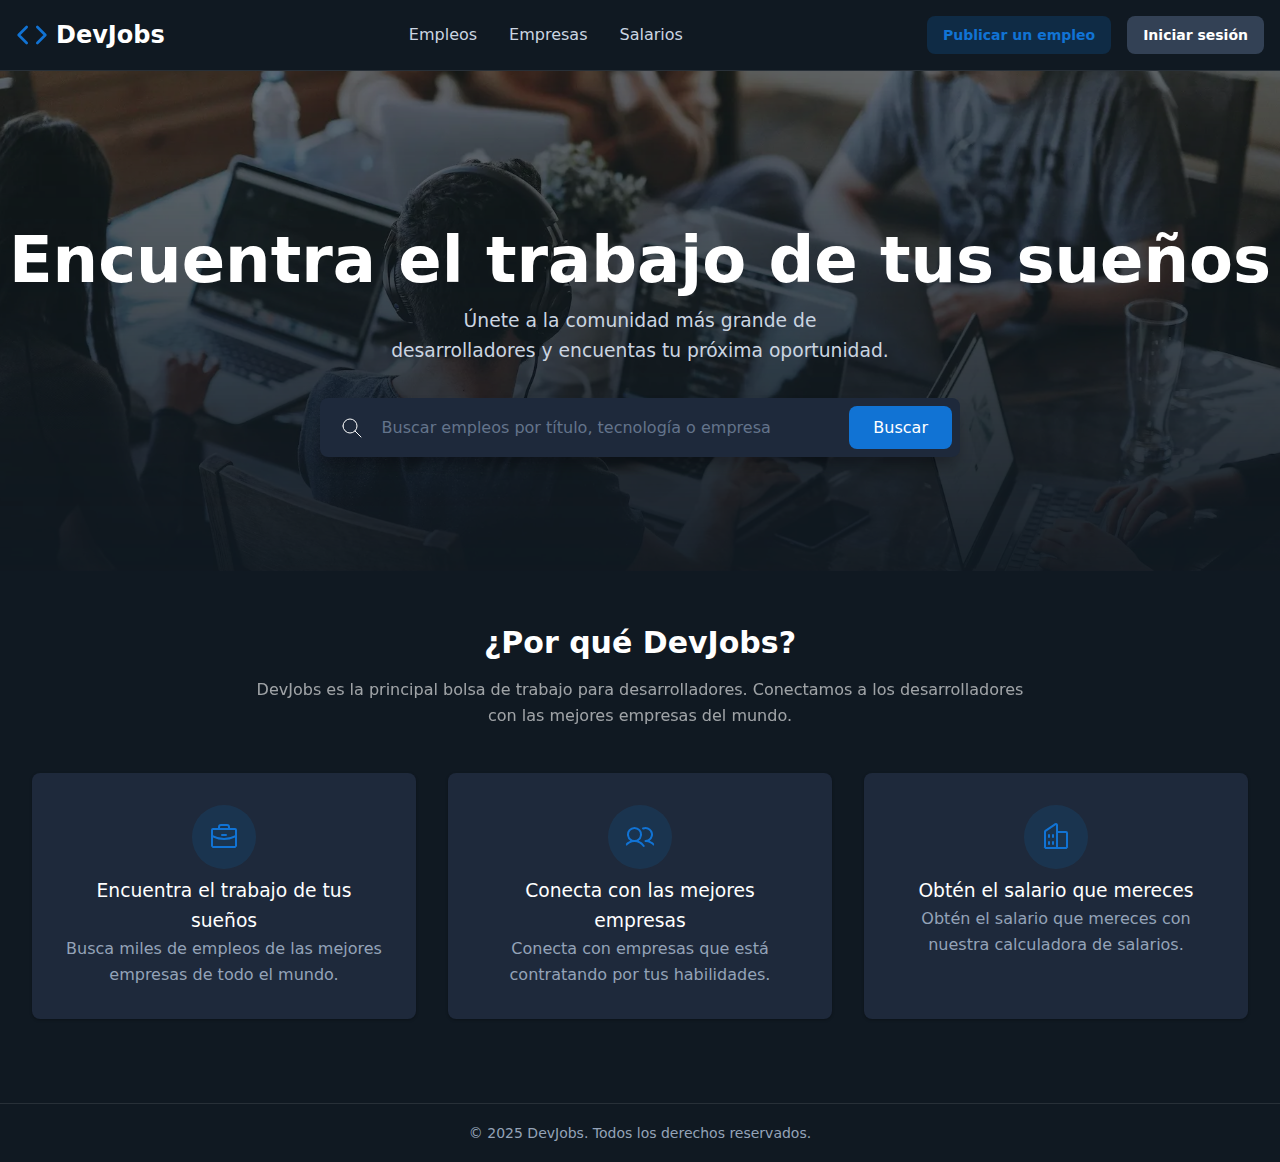
<file: 01-ejercicio-html-css/index.html>
<!DOCTYPE html>
<html lang="es">
<head>
    <meta charset="UTF-8">
    <meta name="viewport" content="width=device-width, initial-scale=1.0">
    <title>DevJobs - Inicio</title>
    <meta name="description" content="Encuentra las mejores ofertas de trabajo para desarrolladores en Devjobs.">
    <link rel="stylesheet" href="styles.css">
</head>

<body>
    <header>
        <h1>
            <svg fill="none" stroke="currentColor" stroke-linecap="round" stroke-linejoin="round" stroke-width="2"
                viewBox="0 0 24 24" xmlns="http://www.w3.org/2000/svg">
                <polyline points="16 18 22 12 16 6"></polyline>
                <polyline points="8 6 2 12 8 18"></polyline>
            </svg>
            DevJobs
        </h1>

        <nav>
            <a href="empleos.html">Empleos</a>
            <a href="#">Empresas</a>
            <a href="#">Salarios</a>
        </nav>

        <div>
            <a class="secondary-button" href="#">Publicar un empleo</a>
            <a class="primary-button" href="#">Iniciar sesión</a>
        </div>
    </header>

    <main>
        <section>
            <img src="./background.webp" width="200">
            <h1>Encuentra el trabajo de tus sueños</h1>
            <p>Únete a la comunidad más grande de desarrolladores y encuentas tu próxima oportunidad.</p>
            <form role="search">
                <div>
                    <svg xmlns="http://www.w3.org/2000/svg" width="24" height="24" viewBox="0 0 24 24" fill="none" 
                        stroke="currentColor" 
                        stroke-width="1" 
                        stroke-linecap="round" 
                        stroke-linejoin="round" 
                        class="icon icon-tabler icons-tabler-outline icon-tabler-search">
                        <path stroke="none" d="M0 0h24v24H0z" fill="none"/>
                        <path d="M10 10m-7 0a7 7 0 1 0 14 0a7 7 0 1 0 -14 0" /><path d="M21 21l-6 -6" />
                    </svg>
                    <input type="text" placeholder="Buscar empleos por título, tecnología o empresa">
                    <button type="submit">Buscar</button>
                </div>
            </form>
        </section>

        <section>
            <header>
                <h2>¿Por qué DevJobs?</h2>
                <p>DevJobs es la principal bolsa de trabajo para desarrolladores. Conectamos a los desarrolladores con las mejores empresas del mundo.</p>
            </header>

            <footer>
                <article>
                    <svg fill="currentColor" height="32" viewBox="0 0 256 256" width="32" xmlns="http://www.w3.org/2000/svg"
                    aria-hidden="true">
                        <path
                            d="M216,56H176V48a24,24,0,0,0-24-24H104A24,24,0,0,0,80,48v8H40A16,16,0,0,0,24,72V200a16,16,0,0,0,16,16H216a16,16,0,0,0,16-16V72A16,16,0,0,0,216,56ZM96,48a8,8,0,0,1,8-8h48a8,8,0,0,1,8,8v8H96ZM216,72v41.61A184,184,0,0,1,128,136a184.07,184.07,0,0,1-88-22.38V72Zm0,128H40V131.64A200.19,200.19,0,0,0,128,152a200.25,200.25,0,0,0,88-20.37V200ZM104,112a8,8,0,0,1,8-8h32a8,8,0,0,1,0,16H112A8,8,0,0,1,104,112Z">
                        </path>
                    </svg>
                    <h3>Encuentra el trabajo de tus sueños</h3>
                    <p>Busca miles de empleos de las mejores empresas de todo el mundo.</p>
                </article>
                
                <article>
                    <svg fill="currentColor" height="32" viewBox="0 0 256 256" width="32" xmlns="http://www.w3.org/2000/svg"
                    aria-hidden="true">
                        <path
                            d="M117.25,157.92a60,60,0,1,0-66.5,0A95.83,95.83,0,0,0,3.53,195.63a8,8,0,1,0,13.4,8.74,80,80,0,0,1,134.14,0,8,8,0,0,0,13.4-8.74A95.83,95.83,0,0,0,117.25,157.92ZM40,108a44,44,0,1,1,44,44A44.05,44.05,0,0,1,40,108Zm210.14,98.7a8,8,0,0,1-11.07-2.33A79.83,79.83,0,0,0,172,168a8,8,0,0,1,0-16,44,44,0,1,0-16.34-84.87,8,8,0,1,1-5.94-14.85,60,60,0,0,1,55.53,105.64,95.83,95.83,0,0,1,47.22,37.71A8,8,0,0,1,250.14,206.7Z">
                        </path>
                    </svg>
                    <h3>Conecta con las mejores empresas</h3>
                    <p>Conecta con empresas que está contratando por tus habilidades.</p>
                </article>

                <article>
                    <svg fill="currentColor" height="32" viewBox="0 0 256 256" width="32" xmlns="http://www.w3.org/2000/svg"
                    aria-hidden="true">
                        <path
                            d="M240,208H224V96a16,16,0,0,0-16-16H144V32a16,16,0,0,0-24.88-13.32L39.12,72A16,16,0,0,0,32,85.34V208H16a8,8,0,0,0,0,16H240a8,8,0,0,0,0-16ZM208,96V208H144V96ZM48,85.34,128,32V208H48ZM112,112v16a8,8,0,0,1-16,0V112a8,8,0,1,1,16,0Zm-32,0v16a8,8,0,0,1-16,0V112a8,8,0,1,1,16,0Zm0,56v16a8,8,0,0,1-16,0V168a8,8,0,0,1,16,0Zm32,0v16a8,8,0,0,1-16,0V168a8,8,0,0,1,16,0Z">
                        </path>
                    </svg>        
                    <h3>Obtén el salario que mereces</h3>
                    <p>Obtén el salario que mereces con nuestra calculadora de salarios.</p>
                </article>
            </footer>
        </section>
    </main>
    
    <footer>
        <small>&copy; 2025 DevJobs. Todos los derechos reservados.</small>
    </footer>
</body>
</html>
</file>
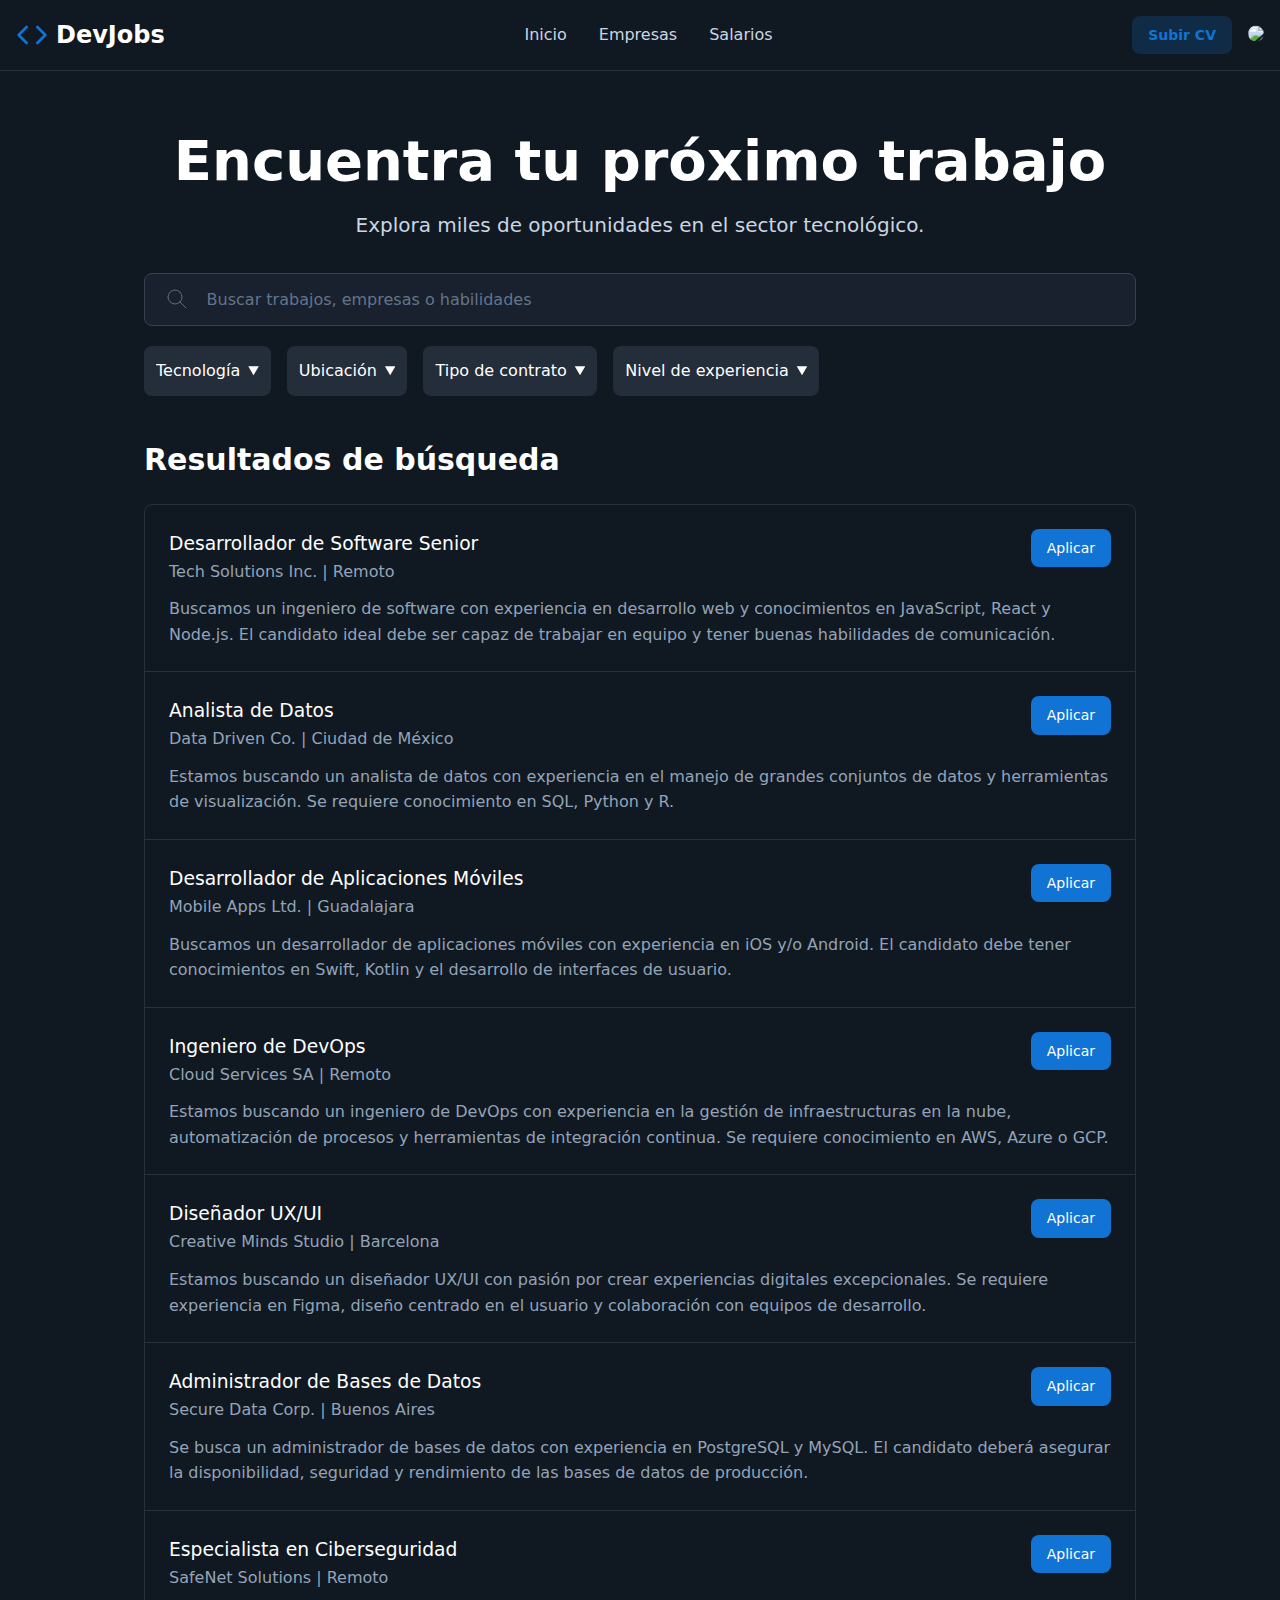
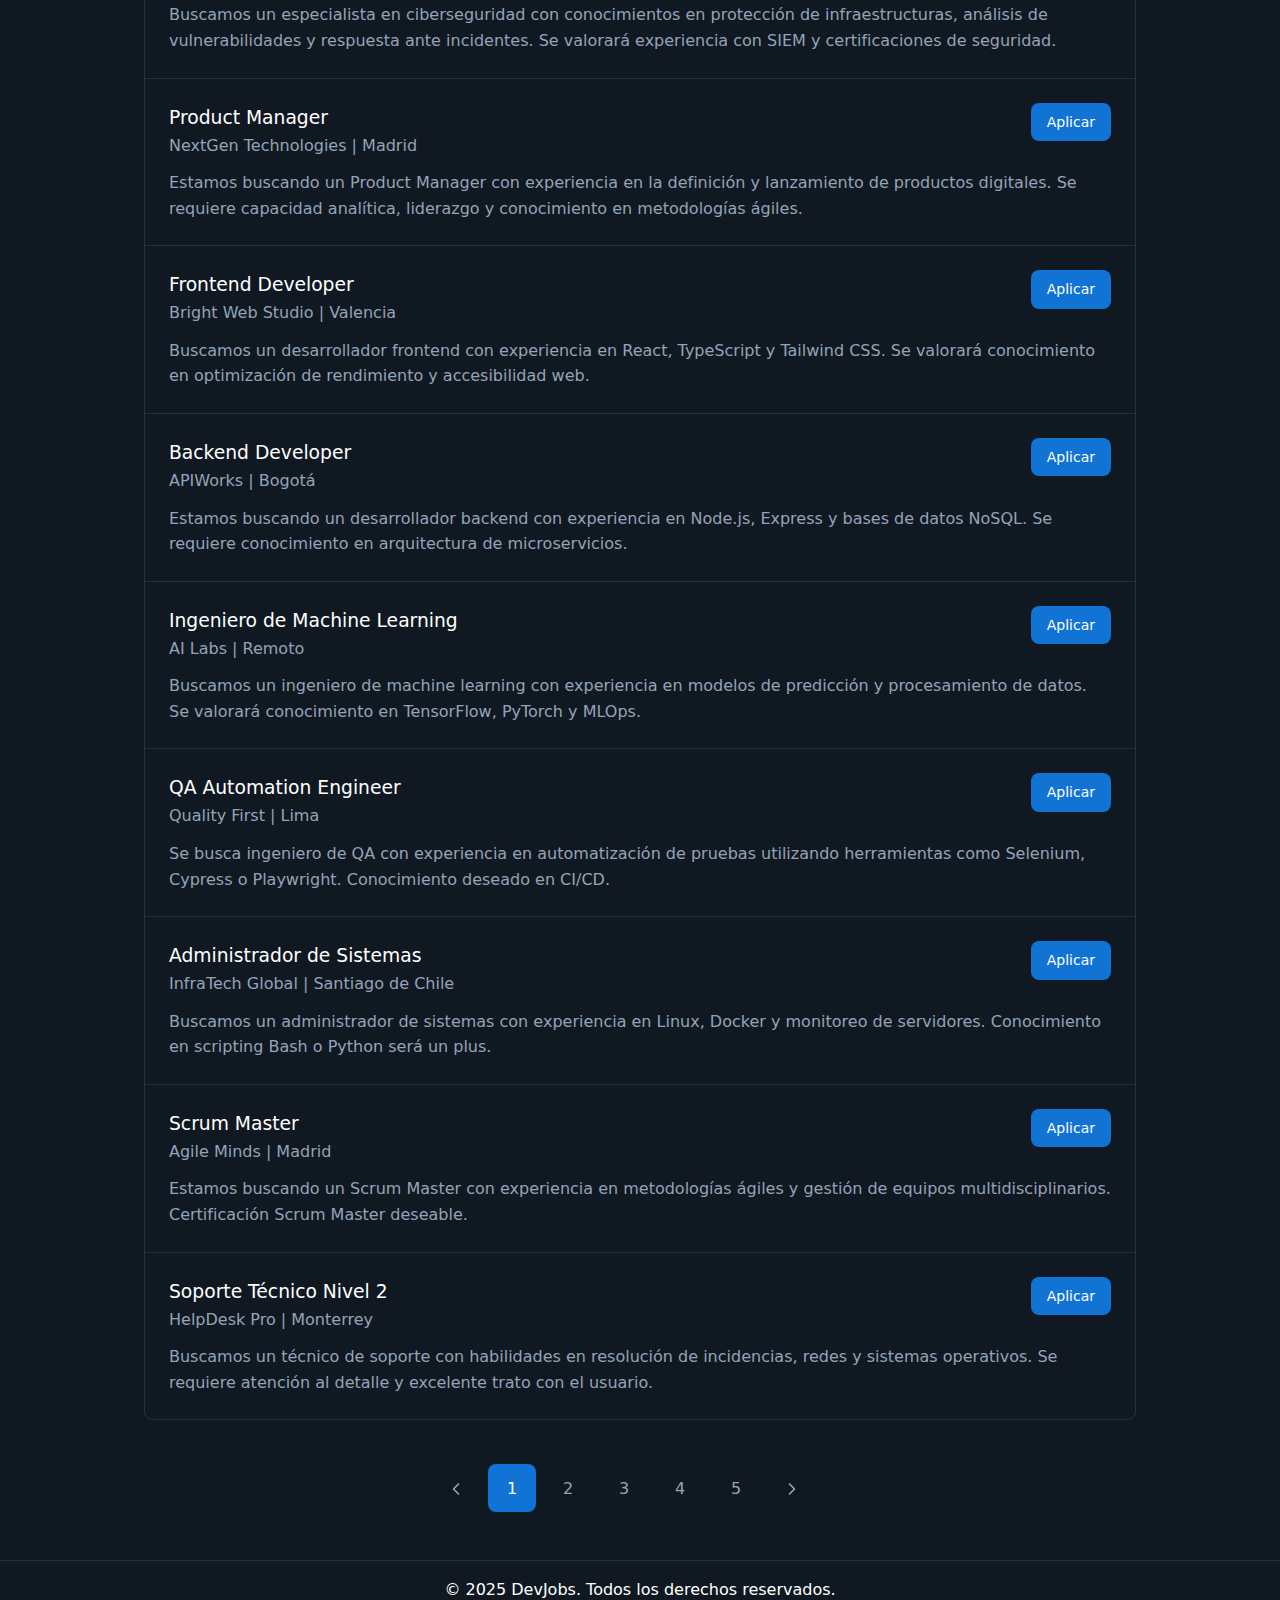
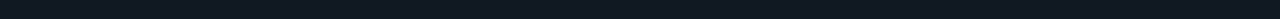
<file: 01-ejercicio-html-css/empleos.html>
<!DOCTYPE html>
<html lang="es">
<head>
    <meta charset="UTF-8">
    <meta name="viewport" content="width=device-width, initial-scale=1.0">
    <title>DevJobs - Empleos</title>
    <meta name="description" content="Explora las últimas ofertas de empleo para desarrolladores en DevJobs.">
    <link rel="stylesheet" href="styles.css">
    <script type="module" src="./main.js"></script>
</head>
<body>
    <header>
        <h1>
            <svg fill="none" stroke="currentColor" stroke-linecap="round" stroke-linejoin="round" stroke-width="2"
                viewBox="0 0 24 24" xmlns="http://www.w3.org/2000/svg">
                <polyline points="16 18 22 12 16 6"></polyline>
                <polyline points="8 6 2 12 8 18"></polyline>
            </svg>
            DevJobs
        </h1>

        <nav>
            <a href="index.html">Inicio</a>
            <a href="#">Empresas</a>
            <a href="#">Salarios</a>
        </nav>

        <div class="user-actions">
            <a class="secondary-button" href="#">Subir CV</a>
            <dev-jobs-avatar service = "x" username="Miguel_Condia"></dev-jobs-avatar>
        </div>
    </header>

    <main>
        <section class="job-search">
            <h1>Encuentra tu próximo trabajo</h1>
            <p>Explora miles de oportunidades en el sector tecnológico.</p>

            <form role="search" class="form-jobs">
                <div>
                    <svg xmlns="http://www.w3.org/2000/svg" width="24" height="24" viewBox="0 0 24 24" fill="none" 
                        stroke="currentColor" 
                        stroke-width="1" 
                        stroke-linecap="round" 
                        stroke-linejoin="round" 
                        class="icon icon-tabler icons-tabler-outline icon-tabler-search">
                        <path stroke="none" d="M0 0h24v24H0z" fill="none"/>
                        <path d="M10 10m-7 0a7 7 0 1 0 14 0a7 7 0 1 0 -14 0" /><path d="M21 21l-6 -6" />
                    </svg>

                    <input type="text" placeholder="Buscar trabajos, empresas o habilidades">
                </div>

                <div class="search-filters">
                    <select name="tecnologia" id="tecnologia">
                        <option value="">Tecnología</option>
                        <option value="javascript">JavaScript</option>
                        <option value="python">Python</option>
                        <option value="java">Java</option>
                        <option value="c">C</option>
                        <option value="node">NodeJS</option>
                        <option value="react">React</option>
                        <option value="go">Go</option>
                        <option value="sql">SQL</option>
                        <option value="swift">Swift</option>
                        <option value="kotlin">Kotlin</option>
                    </select>

                    <select name="ubicacion" id="ubicacion">
                        <option value="">Ubicación</option>
                        <option value="remoto">Remoto</option>
                        <option value="cdmx">Ciudad de México</option>
                        <option value="guadalajara">Guadalajara</option>
                    </select>

                    <select name="contrato" id="contrato">
                        <option value="">Tipo de contrato</option>
                        <option value="fulltime">Tiempo completo</option>
                        <option value="parttime">Medio tiempo</option>
                        <option value="freelance">Freelance</option>
                        <option value="internship">Pasantía</option>
                    </select>

                    <select name="nivel" id="nivel">
                        <option value="">Nivel de experiencia</option>
                        <option value="junior">Junior</option>
                        <option value="mid">Mid-level</option>
                        <option value="senior">Senior</option>
                        <option value="lead">Lead</option>
                    </select>
                </div>
            </form>
        </section>

        <section class="job-results">
            <header>
                <h2>Resultados de búsqueda</h2>
            </header>

            <footer class="job-results-footer">
                <!-- Inserción de trabajos dinámicos -->
            </footer>
        </section>

        <nav>
            <ul>
                <li> <a href="#"><svg xmlns="http://www.w3.org/2000/svg" width="20" height="20" viewBox="0 0 24 24" fill="none" stroke="currentColor" stroke-width="2" stroke-linecap="round" stroke-linejoin="round" class="icon icon-tabler icons-tabler-outline icon-tabler-chevron-left"><path stroke="none" d="M0 0h24v24H0z" fill="none"/><path d="M15 6l-6 6l6 6" /></svg></a></li>
                <li><a class="is-active" href="#">1</a></li>
                <li><a href="#">2</a></li>
                <li><a href="#">3</a></li>
                <li><a href="#">4</a></li>
                <li><a href="#">5</a></li>
                <li><a href="#"><svg xmlns="http://www.w3.org/2000/svg" width="20" height="20" viewBox="0 0 24 24" fill="none" stroke="currentColor" stroke-width="2" stroke-linecap="round" stroke-linejoin="round" class="icon icon-tabler icons-tabler-outline icon-tabler-chevron-right"><path stroke="none" d="M0 0h24v24H0z" fill="none"/><path d="M9 6l6 6l-6 6" /></svg></a></li>
            </ul>
        <nav>
    </main>
    <footer>
        <p>&copy; 2025 DevJobs. Todos los derechos reservados.</p>
    </footer>
</body>
</html>
</file>
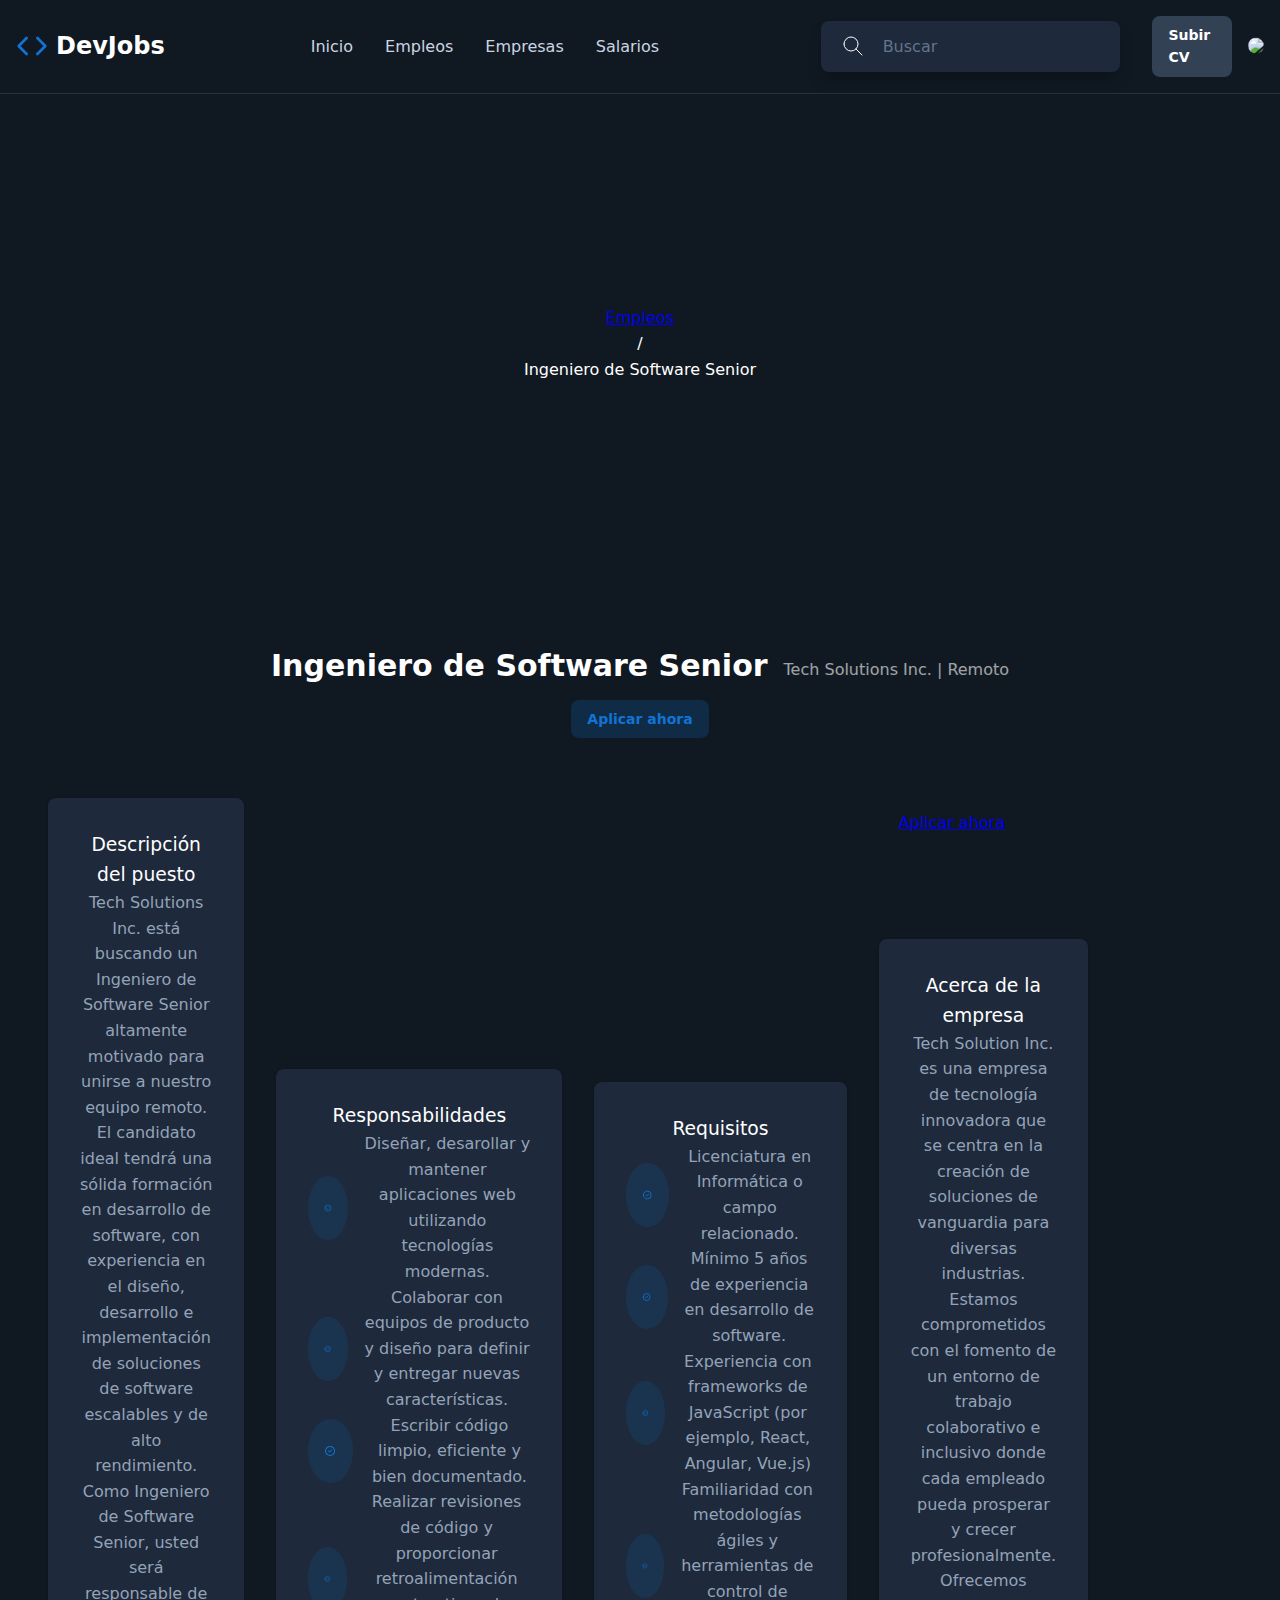
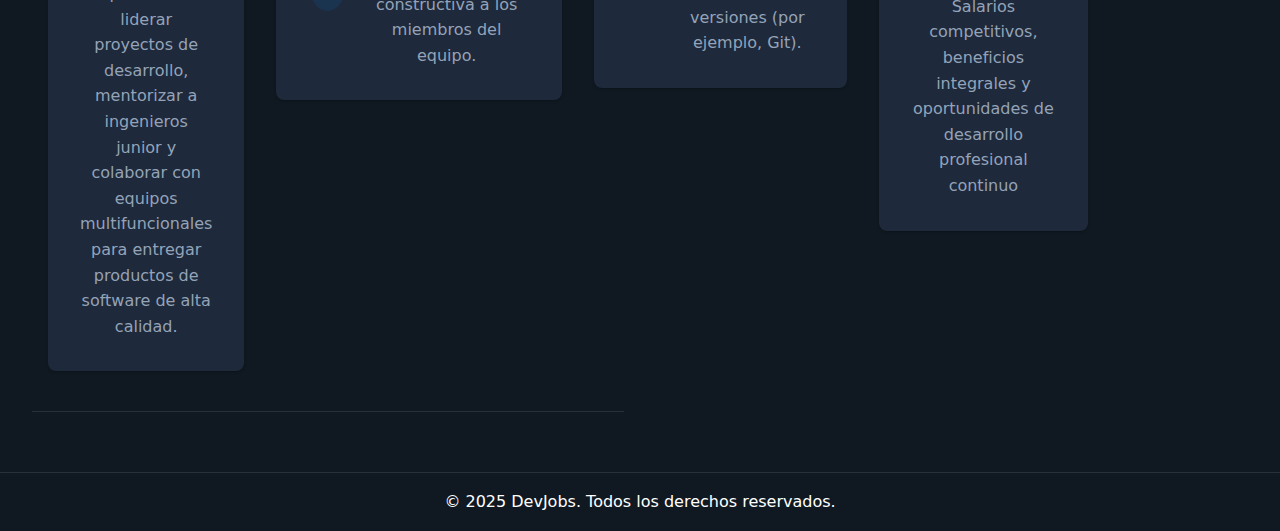
<file: 01-ejercicio-html-css/oferta.html>
<!DOCTYPE html>
<html lang="es">
<head>
    <meta charset="UTF-8">
    <meta name="viewport" content="width=device-width, initial-scale=1.0">
    <title>DevJobs - Oferta</title>
    <link rel="stylesheet" href="styles.css">
    <script type="module" src="./devjobs-avatar-element.js"></script>
</head>
<body>
    <header>
        <h1>
            <svg fill="none" stroke="currentColor" stroke-linecap="round" stroke-linejoin="round" stroke-width="2"
                viewBox="0 0 24 24" xmlns="http://www.w3.org/2000/svg">
                <polyline points="16 18 22 12 16 6"></polyline>
                <polyline points="8 6 2 12 8 18"></polyline>
            </svg>
            DevJobs
        </h1>

        <nav>
            <a href="index.html">Inicio</a>
            <a class="is-active" href="empleos.html">Empleos</a>
            <a href="#">Empresas</a>
            <a href="#">Salarios</a>
        </nav>

        <div class="user-actions">
            <form role="search">
                <div>
                    <svg xmlns="http://www.w3.org/2000/svg" width="24" height="24" viewBox="0 0 24 24" fill="none" 
                            stroke="currentColor" 
                            stroke-width="1" 
                            stroke-linecap="round" 
                            stroke-linejoin="round" 
                            class="icon icon-tabler icons-tabler-outline icon-tabler-search">
                            <path stroke="none" d="M0 0h24v24H0z" fill="none"/>
                            <path d="M10 10m-7 0a7 7 0 1 0 14 0a7 7 0 1 0 -14 0" /><path d="M21 21l-6 -6" />
                    </svg>
                    <input type="text" placeholder="Buscar">
                </div>
            </form>
            <a href="#" class="secondary-button">Subir CV</a>
            <dev-jobs-avatar service = "x" username="Miguel_Condia"></dev-jobs-avatar>
        </div>
    </header>

    <main>
        <section class="nav-offer">
            <a href="empleos.html">Empleos</a>
            <p>/</p>
            <p>Ingeniero de Software Senior</p>
        </section>

        <section class="offer-information">
            <header>
                <div>
                    <h2>Ingeniero de Software Senior</h2>
                    <p>Tech Solutions Inc. | Remoto</p>                    
                </div>

                <div>
                    <a class="apply-button" href="#">Aplicar ahora</a>
                </div>
            </header>

            <footer>
                <header>
                    <article>
                        <h3>Descripción del puesto</h3>
                        <p>Tech Solutions Inc. está buscando un Ingeniero de Software Senior altamente motivado para unirse a nuestro equipo remoto. El candidato ideal tendrá una sólida formación en desarrollo de software, con experiencia en el diseño, desarrollo e implementación de soluciones de software escalables y de alto rendimiento. Como Ingeniero de Software Senior, usted será responsable de liderar proyectos de desarrollo, mentorizar a ingenieros junior y colaborar con equipos multifuncionales para entregar productos de software de alta calidad.</p>
                    </article>

                    <article>
                        <h3>Responsabilidades</h3>
                        <div>
                            <svg xmlns="http://www.w3.org/2000/svg" width="24" height="24" viewBox="0 0 24 24" fill="none" stroke="currentColor" stroke-width="2" stroke-linecap="round" stroke-linejoin="round" class="icon icon-tabler icons-tabler-outline icon-tabler-circle-check"><path stroke="none" d="M0 0h24v24H0z" fill="none"/><path d="M12 12m-9 0a9 9 0 1 0 18 0a9 9 0 1 0 -18 0" /><path d="M9 12l2 2l4 -4" /></svg>
                            <p>Diseñar, desarollar y mantener aplicaciones web utilizando tecnologías modernas.</p>
                        </div>

                        <div>
                            <svg xmlns="http://www.w3.org/2000/svg" width="24" height="24" viewBox="0 0 24 24" fill="none" stroke="currentColor" stroke-width="2" stroke-linecap="round" stroke-linejoin="round" class="icon icon-tabler icons-tabler-outline icon-tabler-circle-check"><path stroke="none" d="M0 0h24v24H0z" fill="none"/><path d="M12 12m-9 0a9 9 0 1 0 18 0a9 9 0 1 0 -18 0" /><path d="M9 12l2 2l4 -4" /></svg>
                            <p>Colaborar con equipos de producto y diseño para definir y entregar nuevas características.</p>
                        </div>

                        <div>
                            <svg xmlns="http://www.w3.org/2000/svg" width="24" height="24" viewBox="0 0 24 24" fill="none" stroke="currentColor" stroke-width="2" stroke-linecap="round" stroke-linejoin="round" class="icon icon-tabler icons-tabler-outline icon-tabler-circle-check"><path stroke="none" d="M0 0h24v24H0z" fill="none"/><path d="M12 12m-9 0a9 9 0 1 0 18 0a9 9 0 1 0 -18 0" /><path d="M9 12l2 2l4 -4" /></svg>
                            <p>Escribir código limpio, eficiente y bien documentado.</p>
                        </div>

                        <div>
                            <svg xmlns="http://www.w3.org/2000/svg" width="24" height="24" viewBox="0 0 24 24" fill="none" stroke="currentColor" stroke-width="2" stroke-linecap="round" stroke-linejoin="round" class="icon icon-tabler icons-tabler-outline icon-tabler-circle-check"><path stroke="none" d="M0 0h24v24H0z" fill="none"/><path d="M12 12m-9 0a9 9 0 1 0 18 0a9 9 0 1 0 -18 0" /><path d="M9 12l2 2l4 -4" /></svg>
                            <p>Realizar revisiones de código y proporcionar retroalimentación constructiva a los miembros del equipo.</p>
                        </div>
                    </article>

                    <article>
                        <h3>Requisitos</h3>
                        <div>
                            <svg xmlns="http://www.w3.org/2000/svg" width="24" height="24" viewBox="0 0 24 24" fill="none" stroke="currentColor" stroke-width="2" stroke-linecap="round" stroke-linejoin="round" class="icon icon-tabler icons-tabler-outline icon-tabler-circle-check"><path stroke="none" d="M0 0h24v24H0z" fill="none"/><path d="M12 12m-9 0a9 9 0 1 0 18 0a9 9 0 1 0 -18 0" /><path d="M9 12l2 2l4 -4" /></svg>
                            <p>Licenciatura en Informática o campo relacionado.</p>
                        </div>

                        <div>
                            <svg xmlns="http://www.w3.org/2000/svg" width="24" height="24" viewBox="0 0 24 24" fill="none" stroke="currentColor" stroke-width="2" stroke-linecap="round" stroke-linejoin="round" class="icon icon-tabler icons-tabler-outline icon-tabler-circle-check"><path stroke="none" d="M0 0h24v24H0z" fill="none"/><path d="M12 12m-9 0a9 9 0 1 0 18 0a9 9 0 1 0 -18 0" /><path d="M9 12l2 2l4 -4" /></svg>
                            <p>Mínimo 5 años de experiencia en desarrollo de software.</p>
                        </div>

                        <div>
                            <svg xmlns="http://www.w3.org/2000/svg" width="24" height="24" viewBox="0 0 24 24" fill="none" stroke="currentColor" stroke-width="2" stroke-linecap="round" stroke-linejoin="round" class="icon icon-tabler icons-tabler-outline icon-tabler-circle-check"><path stroke="none" d="M0 0h24v24H0z" fill="none"/><path d="M12 12m-9 0a9 9 0 1 0 18 0a9 9 0 1 0 -18 0" /><path d="M9 12l2 2l4 -4" /></svg>
                            <p>Experiencia con frameworks de JavaScript (por ejemplo, React, Angular, Vue.js)</p>
                        </div>

                        <div>
                            <svg xmlns="http://www.w3.org/2000/svg" width="24" height="24" viewBox="0 0 24 24" fill="none" stroke="currentColor" stroke-width="2" stroke-linecap="round" stroke-linejoin="round" class="icon icon-tabler icons-tabler-outline icon-tabler-circle-check"><path stroke="none" d="M0 0h24v24H0z" fill="none"/><path d="M12 12m-9 0a9 9 0 1 0 18 0a9 9 0 1 0 -18 0" /><path d="M9 12l2 2l4 -4" /></svg>
                            <p>Familiaridad con metodologías ágiles y herramientas de control de versiones (por ejemplo, Git).</p>
                        </div>
                    </article>

                    <article>
                        <h3>Acerca de la empresa</h3>
                        <p>Tech Solution Inc. es una empresa de tecnología innovadora que se centra en la creación de soluciones de vanguardia para diversas industrias. Estamos comprometidos con el fomento de un entorno de trabajo colaborativo e inclusivo donde cada empleado pueda prosperar y crecer profesionalmente. Ofrecemos Salarios competitivos, beneficios integrales y oportunidades de desarrollo profesional continuo</p>
                    </article>
                </header>
                <footer>
                    <a class="apply-button" href="#">Aplicar ahora</a>
                </footer>
            </footer>
        </section>
    </main>
    <footer>
        <p>&copy; 2025 DevJobs. Todos los derechos reservados.</p>
    </footer>
</body>
</html>
</file>
<file: 01-ejercicio-html-css/styles.css>
* {
    margin: 0;
    padding: 0;
    box-sizing: border-box;
}

:root {
    --primary: #3B4550;
    --primary-dark: #0A3D66;
    --primary-hover: #0D5BA8;
    --primary-light: #1173D4;
    --background: #101922;
    --text-primary: #FFFFFF;
    --text-secondary: #CBD5E1;
    --text-muted: #94A3B8;
    --border: rgba(255, 255, 255, .1);
    --card-bg: #1E293B;
    --shadow: rgba(0, 0, 0, 0.3);
    --input-bg: #1E293B;
    --hsla-example: hsla(210, 100%, 56%, 1);
}

@font-face {
    font-family: 'Inter Variable';
    font-style: normal;
    font-display: swap;
    font-weight: 100 900;
    src: url(https://cdn.jsdelivr.net/fontsource/fonts/inter:vf@latest/latin-wght-normal.woff2) format('woff2-variatons');
    unicode-range: U+0000-00FF,U+0131,U+0152-0153,U+02BB-02BC,U+02C6,U+02DA,U+02DC,U+0304,U+0308,U+0329,U+2000-206F,U+20AC,U+2122,U+2191,U+2193,U+2212,U+2215,U+FEFF,U+FFFD;
}

body {
    font-family: system-ui;
    background-color: var(--background);
    color: var(--text-primary);
    min-height: 100vh;
    display: flex;
    flex-direction: column; 
    line-height: 1.6; /* Espaciado */
}

/* Títulos principales */
h1 {
    font-size: 1.5rem;
    line-height: 1.2;
    text-wrap: balance;
    display: flex;
    align-items: center;
    gap: .5rem;

    svg {
        width: 2rem;
        height: 2rem;
        color: var(--primary-light);
    } 
}

h1 + p {
    max-width: 50rem;
    text-wrap: balance;
    margin-bottom: 2rem;
    color: var(--text-secondary);
    font-size: 1.17rem;
}

/* Header */
header {
    border-bottom: 1px solid var(--border); /* Línea divisoria */
    background: var(--background);
    padding: 1rem 1rem;
    display: flex;
    align-items: center;
    justify-content: space-between;
    gap: 2rem;

    h2 {
        font-size: 1.25rem;
        font-weight: 700;
        color: var(--text-primary);
    }
}

/* Navegación del header a otras páginas */
nav {
    align-items: center;
    gap: 2rem;
    display: flex;

    a {
        text-decoration: none;
        color: var(--text-secondary);
        transition: all .4s;

        &:hover, &:focus {
            color: var(--primary);
            outline: none;
        }

        &:active {
            transform: scale(0.90);
        }
    }
}

/* Botones del header */

header div {
    display: flex;
    align-items: center;
    gap: 1rem;
}

header div a {
    padding: 0.5rem 1rem;
    border-radius: 0.5rem;
    background-color: #334155;
    color: var(--text-primary);
    display: inline-block;
    font-size: 0.875rem;
    font-weight: 700;
    transition: all .4s;
    text-decoration: none;

    &:hover, &:focus {
        background-color: rgba(51,65, 85, 0.7);
        outline: .5px solid rgba(255, 255, 255, .7);
    }
}

header div a:first-child {
    background: #0F2B45;
    color: var(--primary-light);

    &:hover, &:focus {
        background-color: rgba(15, 43, 69, 0.7);
        outline: .5px solid rgba(255, 255, 255, .7);
    }
}

/* Hero */
main > section:nth-child(1) {
    height: 500px;
    text-align: center;
    display: flex;
    flex-direction: column;
    justify-content: center;
    align-items: center;

    h1 {
        padding-top: 36px;
        padding-bottom: .5rem;
        font-size: 4rem;
        font-weight: 750;
    }

    & > img {
        position: absolute;
        width: 100%;
        height: 100%;
        object-fit: cover;
        z-index: -1;
        left: 0;
        right: 0;
        mask-image: linear-gradient(to bottom, rgba(16, 25, 34, .7), rgba(16, 25, 34, 0) 85%);
    }
}

/* Formulario de búsqueda */
form {
    max-width: 42rem;
    width: 100%;
    margin: 0 auto;
    padding-inline: 1rem;

    svg {
        margin-left: .75rem;
    }
}

form > div {
    display: flex;
    align-items: center;
    background-color: var(--input-bg);
    border-radius: .5rem;
    box-shadow: 0 10px 15px -3px var(--shadow);
    padding: .5rem;
    gap: .5rem;
}

form span {
    padding-left: .75rem;
    color: var(--text-muted);
    display: flex;
    align-items: center;
    flex-shrink: 0;
}

form input[type="text"] {
    flex: 1;
    background: transparent;
    border: none;
    outline: none;
    color: var(--text-primary);
    padding: .5rem .6rem;
    font-size: 1rem;
    font-family: inherit;
}

form input[type="text"]::placeholder {
    color: #64748b
}

button {
    padding: .75rem 1.5rem;
    border-radius: .5rem;
    background-color: var(--primary-light);
    color: white;
    font-weight: 500;
    border: none;
    cursor: pointer;
    transition: all .4s;
    font-family: inherit;
    font-size: 1rem;
    white-space: nowrap;

    &:hover, &:focus {
        background-color: var(--primary-hover);
        outline: .5px solid rgba(255, 255, 255, .7);
    }

    &:active {
        transform: scale(0.90);
    }

    &:disabled {
        opacity: .5;
        pointer-events: none;
    }
}

/* Feature section */
main > section:nth-child(2) {
    padding-inline: 1rem;
    background-color: var(--background);
    padding-top: 2rem;

    & > header {
        gap: 2px;
        flex-direction: column;
        border-bottom: none;

        h2 {
            margin-bottom: .5rem;
        }

        p {
            opacity: .6;
            text-align: center;
            max-width: 50rem;
        }
    }

    & > div {
        max-width: 1280px;
        margin: 0 auto;
    }
}

main > section:nth-child(2) h2 {
    font-size: 1.875rem;
    font-weight: 700;
    color: var(--text-primary);
    margin-bottom: 1.5rem;
}

main > section:nth-child(2) > div > div:first-child > p {
    font-size: 1.125rem;
    color: var(--text-muted);
    max-width: 32rem;
    margin: 0 auto;
}

/* Grid de features */
main > section:nth-child(2) footer {
    display: grid;
    grid-template-columns: repeat(auto-fit, minmax(280px, 1fr));
    gap: 32px; 
}

/* Feature cards */
article {
    background-color: var(--card-bg);
    padding: 2rem;
    margin-bottom: 24px;
    border-radius: 0.5rem;
    box-shadow: 0px 1px 3px 0 var(--shadow);

    svg {
        color: var(--primary-light);
        background: rgba(0, 153, 255, .1);
        border-radius: 100%;
        width: 64px;
        height: 64px;
        padding: 16px;
    }

    h3 {
        font-weight: 500;
    }

    p {
        color: var(--text-muted);
    }
}

/* Footer */
footer {
    background-color: var (--background);
    border-top: 1px solid var(--border);
    text-align: center;
    padding: 16px;

    small {
        color: var(--text-muted);
        font-size: 0.875rem;
    }
}

main > section:nth-child(2) footer {
    border-top: none;
    margin-top: .75rem;
    margin-bottom: 2.75rem;
}

/* ------------- Jobs Section ----------------- */

/* Jobs Header */
header .user-actions a:last-child{
    width: 2.25rem;
    height: 2.25rem;
    border-radius: 100%;
    position: relative;
}

header .user-actions a:last-child img {
    width: 100%;
    height: 100%;
    position: absolute;
    top: 50%;
    left: 50%;
    transform: translate(-51%, -47%);
    border-radius: 100%;
}

/* Jobs Search */
main .job-search:nth-child(1) {
    height: 100%;
    padding-top: 1.25rem;

    h1 {
        font-weight: 650;
        font-size: 3.5rem;
    }

    p {
        font-size: 1.25rem;
        color: var(--text-secondary);
        padding-top: .4rem;
        max-width: 40rem;
    }
}

.form-jobs {
    max-width: 80%;

    svg {
        opacity: .6;
    }

    & div:first-child {
        background-color: #18212D;
        border: 1px solid #374151;
        box-shadow: none;
        color: var(--text-muted);
    }
}

.search-filters {
    background-color: transparent;
    box-shadow: none;
    gap: 1rem;
    padding-left: 0;
    padding-top: 1.25rem;
}

/* Select styles */
select, ::picker(select) {
    appearance: base-select;
}

select {
    border: none;
    background: #242D3A;
    padding: .75rem;
    transition: 0.4s;
    font-weight: 400;

    &:hover, &:focus {
        background-color: rgba(36, 45, 58, .7);
        color: var(--text-secondary);
    }

    &::picker-icon {
        transition: 0.4s rotate;
    }

    &:open::picker-icon {
        rotate: 180deg;
    }
}

::picker(select) {
    border: none;
    border-radius: .75rem;
    opacity: 0;
    transition: all 0.4s allow-discrete;
}

::picker(select):popover-open {
    opacity: 1;
}

@starting-style {
    ::picker(select):popover-open {
        opacity: 0;
    }
}

option {
    border: 1px solid var(--border);
    padding: .5rem;
    transition: 0.4s;
    background: #242D3A;
    color: var(--text-secondary);

    &:first-of-type {
        border-radius: 8px 8px 0 0;
    }

    &:last-of-type {
        border-radius: 0 0 8px 8px;
    }
    &:hover, &:focus {
        background-color: rgba(36, 45, 58, .9);
        color: var(--text-primary);
        outline: none;
    }
}

/* Jobs results Section */
.job-results {
    max-width: 80%;
    margin: 0 auto;

    & header, footer {
        padding: 0;
        align-items: flex-start;
    }
}

.job-results .job-results-footer {
    grid-template-columns: 1fr;
    grid-template-rows: 1fr;
    gap:0;
    border: 1px solid var(--border);
    border-top-left-radius: .5rem; 
    border-top-right-radius: .5rem; 
    border-bottom-left-radius: .5rem;
    border-bottom-right-radius: .5rem;  

    & article {
        margin: 0;
        background-color: transparent;
        padding: 1.5rem;
        box-shadow: none;
        border-bottom: 1px solid var(--border);
        border-radius: 0;

        &:last-child {
            border-bottom: none;
        }

        & a {
            background: var(--primary-light);
            color: var(--text-primary);
            font-weight: 500;

            &:hover, &:focus {
                background-color: var(--primary-hover);
            }
        }

        & header {
            text-align: start;
            background: transparent;
            padding-bottom: .5rem;
            border-bottom: none;

            & div {
                display: grid;
                gap: 0;
            }
        }

        & footer {
            text-align: start;
            margin-bottom: 0;
            margin-top: .25rem;
        }
    }
}

/* Pagination Styles */
main nav {
    padding-bottom: 3rem;
    justify-content: center;
    align-items: center;
}

main nav ul {
    display: flex;
    flex-direction: row;
    justify-content: center;
    align-items: center;
    gap: .5rem;

    & li {
        list-style: none;

        & a {
            display: block;
            text-align: center;
            border-radius: .5rem;
            align-content: center;
            width: 3rem;
            height: 3rem;
            text-decoration: none;
            color: var(--text-muted);
            background-color: transparent;
            transition: all .4s;

            & svg {
                margin-top: .5rem;
            }

            &:hover {
                background-color: var(--border);
                color: var(--text-secondary);
            }
        }

        & .is-active {
            background-color: var(--primary-light);
            color: var(--text-primary);
            pointer-events: none;
        }
    }
}

/* Responsive */
@media (max-width: 576px) {
    .search-filters {
        display: grid;
        grid-template-columns: 1fr 1fr;
    }
}

@media (min-width: 768px) and (max-width: 992px) {
    .search-filters {
        display: grid;
        grid-template-columns: 1fr 1fr;
    }
}

@media (min-width: 992px) and (max-width: 1200px) {
    .search-filters {
        display: flex;
    }
}

@media (min-width: 1200px) {
    .search-filters {
        display: flex;
    }
}
</file>
